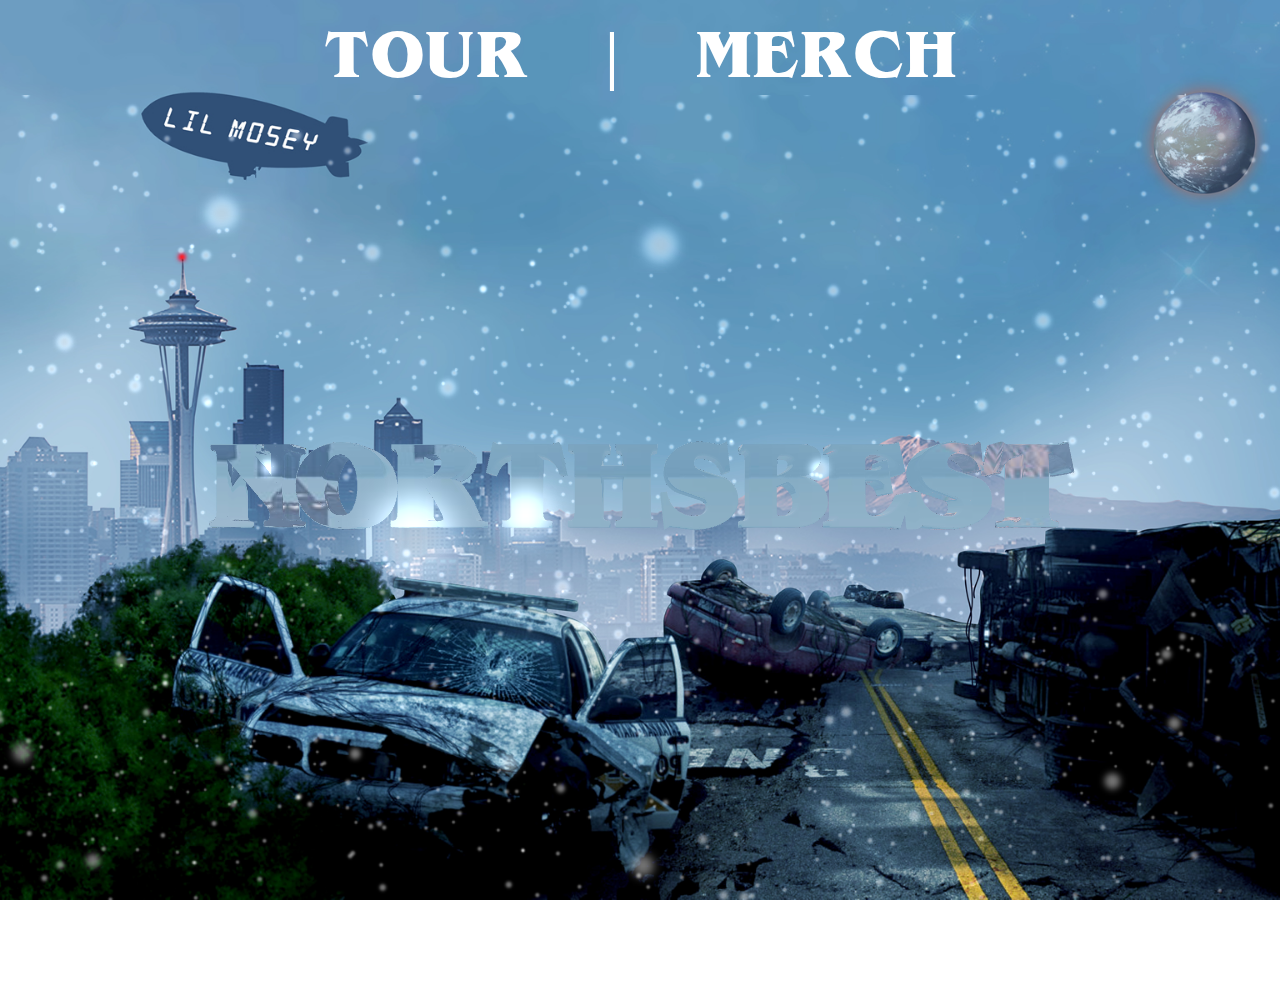
<file: index.html>
<!DOCTYPE html>
<html lang="en">
	<head>
		<title>NORTHSBEST</title>
		<meta charset="utf-8">
		<meta name="viewport" content="width=device-width, user-scalable=no, minimum-scale=1.0, maximum-scale=1.0">
		
		<!-- Site by instagram.com/yungclouty -->
		
		<!-- Global site tag (gtag.js) - Google Analytics -->
        <script async src="https://www.googletagmanager.com/gtag/js?id=UA-127532659-1"></script>
        <script>
          window.dataLayer = window.dataLayer || [];
          function gtag(){dataLayer.push(arguments);}
          gtag('js', new Date());
        
          gtag('config', 'UA-127532659-1');
        </script>
        
        <!-- Facebook Pixel Code -->
        <script>
          !function(f,b,e,v,n,t,s)
          {if(f.fbq)return;n=f.fbq=function(){n.callMethod?
          n.callMethod.apply(n,arguments):n.queue.push(arguments)};
          if(!f._fbq)f._fbq=n;n.push=n;n.loaded=!0;n.version='2.0';
          n.queue=[];t=b.createElement(e);t.async=!0;
          t.src=v;s=b.getElementsByTagName(e)[0];
          s.parentNode.insertBefore(t,s)}(window, document,'script',
          'https://connect.facebook.net/en_US/fbevents.js');
          fbq('init', '718861711805650');
          fbq('track', 'PageView');
        </script>
        <noscript><img height="1" width="1" style="display:none"
          src="https://www.facebook.com/tr?id=718861711805650&ev=PageView&noscript=1"
        /></noscript>
        <!-- End Facebook Pixel Code -->
        <link rel="stylesheet" href="css/style.css">
		<style>
			body {
				background: url(res/bg.jpg) no-repeat center center fixed;
				height: 100%;
				margin: 0;
				padding: 0;
				overflow: hidden;
				background-size: cover;
			}
			a {	color: #ff0080;	text-decoration: none; }
			a:hover { color: #0080ff; }

			canvas { 
				width: 100%;
				height: 100%;
			}

			#webglmessage { margin-top:15em !important }
			@media (max-width: 640px) {
				body {
					background: url(res/mbg2.jpg);
					background-size: cover !important;
				}
				.album {
	                width: 60% !important;
	                margin-left: -30% !important;
	            }
			}
			.clickable {
				display: block;
				position: absolute;
				top: 25vh;
				height: 40vh;
				cursor: pointer;
				width: 100%;
			}
			.album {
                display: block;
                position: absolute;
                left: 50%;
                bottom: 5%;
                margin-left: -10%;
                margin-right: auto;
                width: 20%;
            }
            .album img {
            	width: 100%;
            }
		</style>
	</head>

	<body>

        <!-- Site by instagram.com/yungclouty -->
		<script src="js/three.min.js"></script>

		<script src="js/WebGL.js"></script>
		<script src="js/stats.min.js"></script>
		<script src="js/OBJLoader.js"></script>
		<script src="js/MTLLoader.js"></script>
		<script src="js/opentype.min.js"></script>
		<script src="js/TTFLoader.js"></script>
		<script src="js/DeviceOrientationControls.js"></script>
		
<!-- 		<a href="https://umusic.digital/atfvhw/">
			<div class="album">
			    <img src="img/albumcover.png" alt"Album Cover">
			</div>
		</a> -->
		<div class="top-buttons"><a href="concert-list.html">TOUR</a> | <a href="#">MERCH</a></div>
		<div class="clickable" id="click" onclick="window.open('https://umusic.digital/atfvhw/')"></div>
	</body>
	<script src="js/app.js"></script>
</html>
</file>
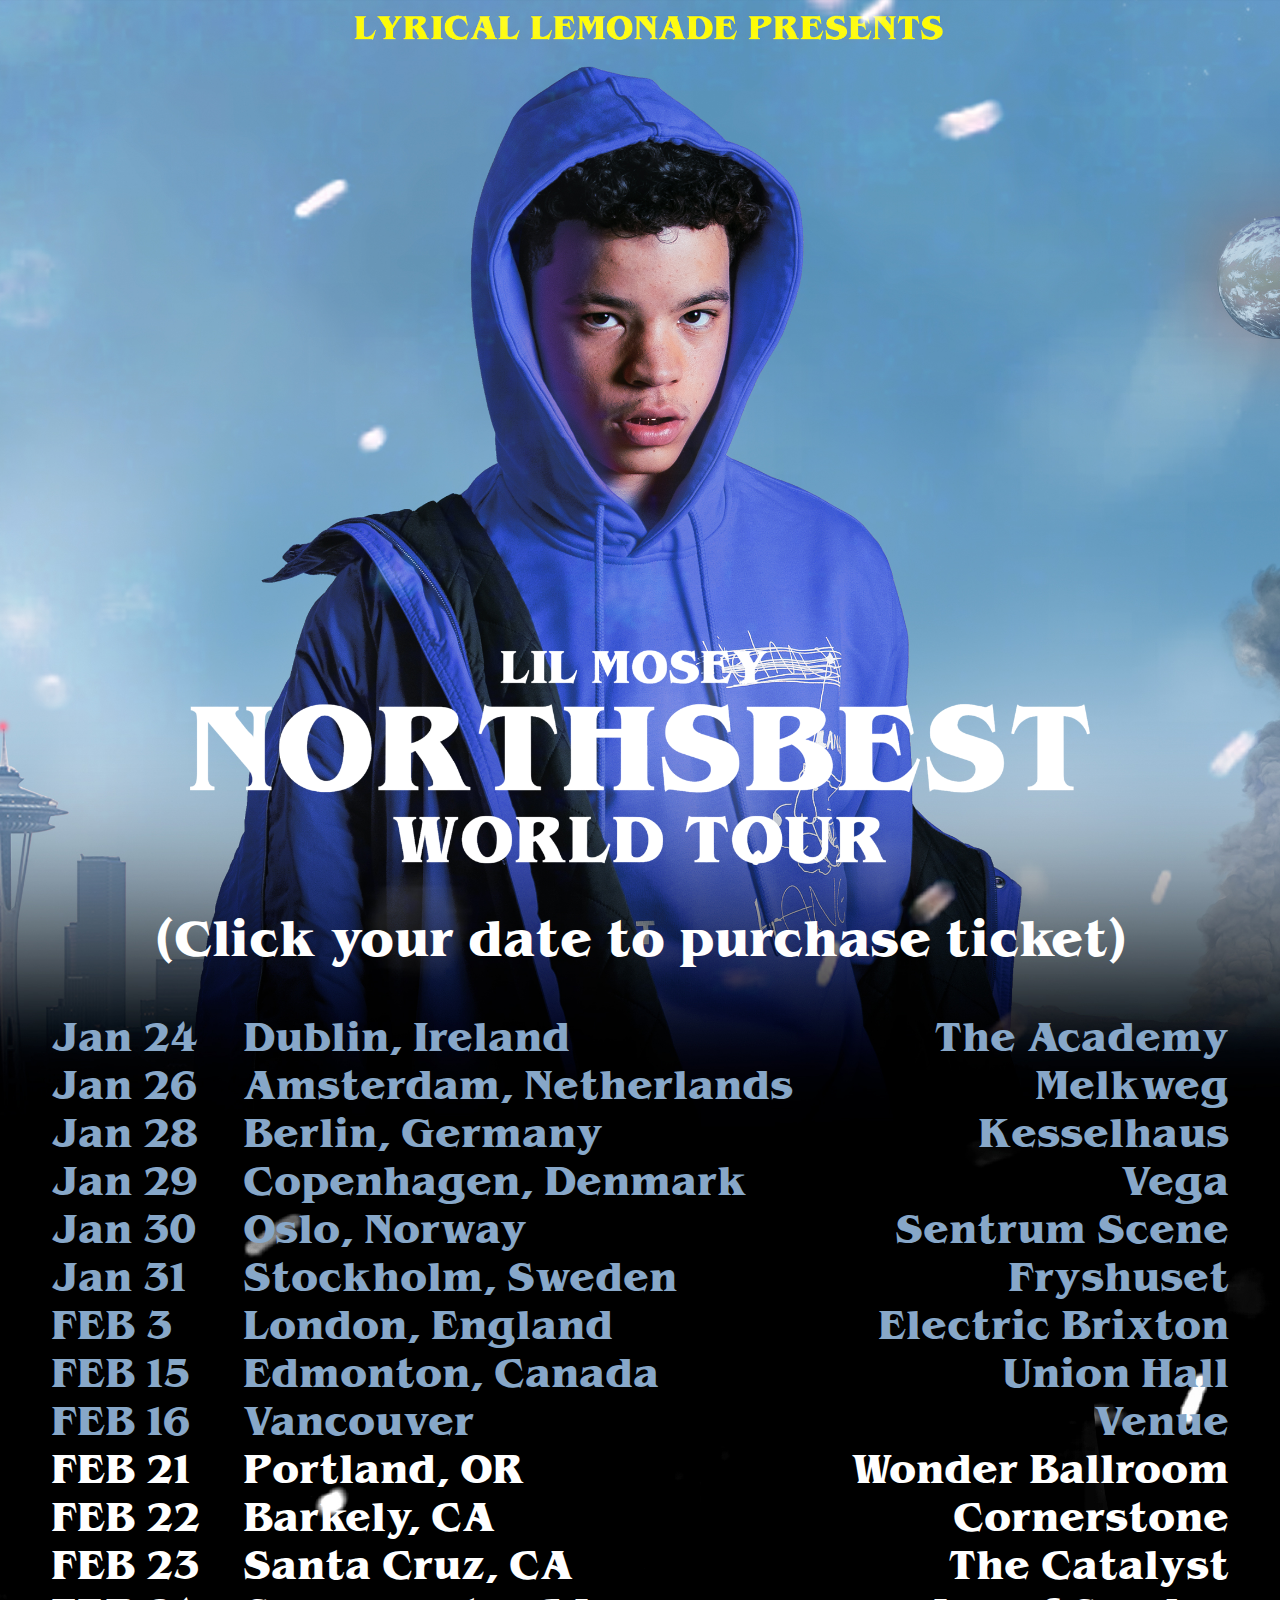
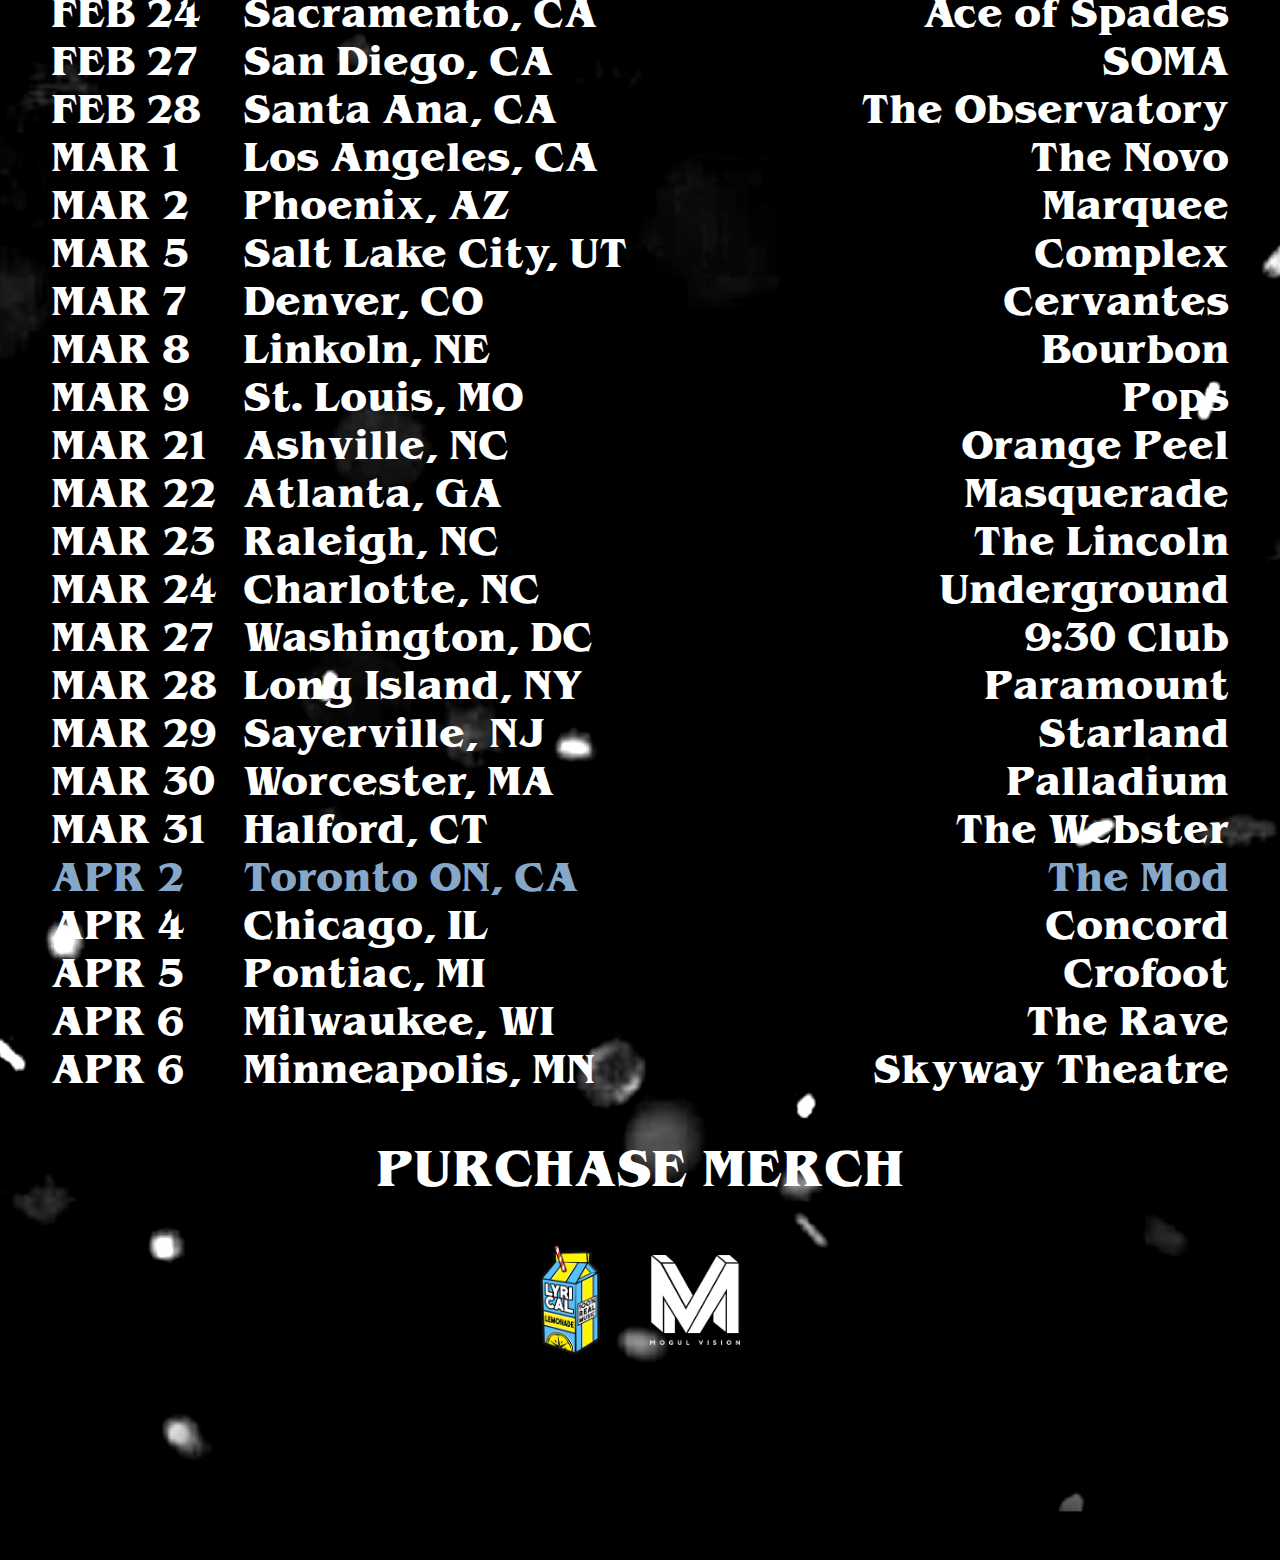
<file: concert-list.html>
<!DOCTYPE html>
<html lang="en">
	<head>
		<title>NORTHSBEST</title>
		<meta charset="utf-8">
		<meta name="viewport" content="width=device-width, user-scalable=no, minimum-scale=1.0, maximum-scale=1.0">
		
		<!-- Site by instagram.com/yungclouty -->
		
		<!-- Global site tag (gtag.js) - Google Analytics -->
        <script async src="https://www.googletagmanager.com/gtag/js?id=UA-127532659-1"></script>
        <script>
          window.dataLayer = window.dataLayer || [];
          function gtag(){dataLayer.push(arguments);}
          gtag('js', new Date());
        
          gtag('config', 'UA-127532659-1');
        </script>
        
        <!-- Facebook Pixel Code -->
        <script>
          !function(f,b,e,v,n,t,s)
          {if(f.fbq)return;n=f.fbq=function(){n.callMethod?
          n.callMethod.apply(n,arguments):n.queue.push(arguments)};
          if(!f._fbq)f._fbq=n;n.push=n;n.loaded=!0;n.version='2.0';
          n.queue=[];t=b.createElement(e);t.async=!0;
          t.src=v;s=b.getElementsByTagName(e)[0];
          s.parentNode.insertBefore(t,s)}(window, document,'script',
          'https://connect.facebook.net/en_US/fbevents.js');
          fbq('init', '718861711805650');
          fbq('track', 'PageView');
        </script>
        <noscript><img height="1" width="1" style="display:none"
          src="https://www.facebook.com/tr?id=718861711805650&ev=PageView&noscript=1"
        /></noscript>
        <!-- End Facebook Pixel Code -->
        <link rel="stylesheet" href="css/style.css">
    </head>

	<body>
        <section class="concert-list" style="background-image: url(img/bg.jpg)">
            <img class="concert-list__header" src="img/header.png" alt="Lil Mosey NORTHSBEST World Tour">
            <p class="concert-list__text">(Click your date to purchase ticket)</p>
            <a href="https://tourmaster.com/" class="concert-list__item blue">
                <span class="concert-list__date">Jan 24</span> 
                <span class="concert-list__country">Dublin, Ireland</span>
                <span class="concert-list__place">The Academy</span>
            </a>
            <a href="https://tourmaster.com/"  class="concert-list__item blue">
                <span class="concert-list__date">Jan 26</span> 
                <span class="concert-list__country">Amsterdam, Netherlands</span>
                <span class="concert-list__place">Melkweg</span>
            </a>
            <a href="https://tourmaster.com/" class="concert-list__item blue">
                <span class="concert-list__date">Jan 28</span> 
                <span class="concert-list__country">Berlin, Germany</span>
                <span class="concert-list__place">Kesselhaus</span>
            </a>
            <a href="https://tourmaster.com/" class="concert-list__item blue">
                <span class="concert-list__date">Jan 29</span> 
                <span class="concert-list__country">Copenhagen, Denmark</span>
                <span class="concert-list__place">Vega</span>
            </a>
            <a href="https://tourmaster.com/" class="concert-list__item blue">
               <span class="concert-list__date">Jan 30</span> 
               <span class="concert-list__country">Oslo, Norway</span>
               <span class="concert-list__place">Sentrum Scene</span>
            </a>
            <a href="https://tourmaster.com/" class="concert-list__item blue">
               <span class="concert-list__date">Jan 31</span> 
               <span class="concert-list__country">Stockholm, Sweden</span>
               <span class="concert-list__place">Fryshuset</span>
            </a>
            <a  href="https://tourmaster.com/"class="concert-list__item blue">
               <span class="concert-list__date">FEB 3</span> 
               <span class="concert-list__country">London, England</span>
               <span class="concert-list__place">Electric Brixton</span>
            </a>
            <a href="https://tourmaster.com/" class="concert-list__item blue">
               <span class="concert-list__date">FEB 15</span> 
               <span class="concert-list__country">Edmonton, Canada</span>
               <span class="concert-list__place">Union Hall</span>
            </a>
            <a href="https://tourmaster.com/" class="concert-list__item blue">
               <span class="concert-list__date">FEB 16</span> 
               <span class="concert-list__country">Vancouver</span>
               <span class="concert-list__place">Venue</span>
            </a>
            <a href="https://tourmaster.com/" class="concert-list__item">
               <span class="concert-list__date">FEB 21</span> 
               <span class="concert-list__country">Portland, OR</span>
               <span class="concert-list__place">Wonder Ballroom</span>
            </a>
            <a href="https://tourmaster.com/" class="concert-list__item">
               <span class="concert-list__date">FEB 22</span> 
               <span class="concert-list__country">Barkely, CA</span>
               <span class="concert-list__place">Cornerstone</span>
            </a>
            <a href="https://tourmaster.com/" class="concert-list__item">
               <span class="concert-list__date">FEB 23</span> 
               <span class="concert-list__country">Santa Cruz, CA</span>
               <span class="concert-list__place">The Catalyst</span>
            </a>
            <a href="https://tourmaster.com/" class="concert-list__item">
               <span class="concert-list__date">FEB 24</span> 
               <span class="concert-list__country">Sacramento, CA</span>
               <span class="concert-list__place">Ace of Spades</span>
            </a>
            <a href="https://tourmaster.com/" class="concert-list__item">
               <span class="concert-list__date">FEB 27</span> 
               <span class="concert-list__country">San Diego, CA</span>
               <span class="concert-list__place">SOMA</span>
            </a>
            <a href="https://tourmaster.com/" class="concert-list__item">
               <span class="concert-list__date">FEB 28</span> 
               <span class="concert-list__country">Santa Ana, CA</span>
               <span class="concert-list__place">The Observatory</span>
            </a>
            <a href="https://tourmaster.com/" class="concert-list__item">
               <span class="concert-list__date">MAR 1</span> 
               <span class="concert-list__country">Los Angeles, CA</span>
               <span class="concert-list__place">The Novo</span>
            </a>
            <a href="https://tourmaster.com/" class="concert-list__item">
               <span class="concert-list__date">MAR 2</span> 
               <span class="concert-list__country">Phoenix, AZ</span>
               <span class="concert-list__place">Marquee</span>
            </a>
            <a href="https://tourmaster.com/" class="concert-list__item">
               <span class="concert-list__date">MAR 5</span> 
               <span class="concert-list__country">Salt Lake City, UT</span>
               <span class="concert-list__place">Complex</span>
            </a>
            <a href="https://tourmaster.com/" class="concert-list__item">
               <span class="concert-list__date">MAR 7</span> 
               <span class="concert-list__country">Denver, CO</span>
               <span class="concert-list__place">Cervantes</span>
            </a>
            <a href="https://tourmaster.com/" class="concert-list__item">
               <span class="concert-list__date">MAR 8</span> 
               <span class="concert-list__country">Linkoln, NE</span>
               <span class="concert-list__place">Bourbon</span>
            </a>
            <a href="https://tourmaster.com/" class="concert-list__item">
               <span class="concert-list__date">MAR 9</span> 
               <span class="concert-list__country">St. Louis, MO</span>
               <span class="concert-list__place">Pops</span>
            </a>
            <a href="https://tourmaster.com/" class="concert-list__item">
               <span class="concert-list__date">MAR 21</span> 
               <span class="concert-list__country">Ashville, NC</span>
               <span class="concert-list__place">Orange Peel</span>
            </a>
            <a href="https://tourmaster.com/" class="concert-list__item">
               <span class="concert-list__date">MAR 22</span> 
               <span class="concert-list__country">Atlanta, GA</span>
               <span class="concert-list__place">Masquerade</span>
            </a>
            <a href="https://tourmaster.com/" class="concert-list__item">
               <span class="concert-list__date">MAR 23</span> 
               <span class="concert-list__country">Raleigh, NC</span>
               <span class="concert-list__place">The Lincoln</span>
            </a>
            <a href="https://tourmaster.com/" class="concert-list__item">
               <span class="concert-list__date">MAR 24</span> 
               <span class="concert-list__country">Charlotte, NC</span>
               <span class="concert-list__place">Underground</span>
            </a>
            <a href="https://tourmaster.com/" class="concert-list__item">
               <span class="concert-list__date">MAR 27</span> 
               <span class="concert-list__country">Washington, DC</span>
               <span class="concert-list__place">9:30 Club</span>
            </a>
            <a href="https://tourmaster.com/" class="concert-list__item">
               <span class="concert-list__date">MAR 28</span> 
               <span class="concert-list__country">Long Island, NY</span>
               <span class="concert-list__place">Paramount</span>
            </a>
            <a href="https://tourmaster.com/" class="concert-list__item">
               <span class="concert-list__date">MAR 29</span> 
               <span class="concert-list__country">Sayerville, NJ</span>
               <span class="concert-list__place">Starland</span>
            </a>
            <a href="https://tourmaster.com/" class="concert-list__item">
               <span class="concert-list__date">MAR 30</span> 
               <span class="concert-list__country">Worcester, MA</span>
               <span class="concert-list__place">Palladium</span>
            </a>
            <a href="https://tourmaster.com/" class="concert-list__item">
               <span class="concert-list__date">MAR 31</span> 
               <span class="concert-list__country">Halford, CT</span>
               <span class="concert-list__place">The Webster</span>
            </a>
            <a href="https://tourmaster.com/" class="concert-list__item blue">
               <span class="concert-list__date">APR 2</span> 
               <span class="concert-list__country">Toronto ON, CA</span>
               <span class="concert-list__place">The Mod</span>
            </a>
            <a href="https://tourmaster.com/" class="concert-list__item">
               <span class="concert-list__date">APR 4</span> 
               <span class="concert-list__country">Chicago, IL</span>
               <span class="concert-list__place">Concord</span>
            </a>
            <a href="https://tourmaster.com/" class="concert-list__item">
               <span class="concert-list__date">APR 5</span> 
               <span class="concert-list__country">Pontiac, MI</span>
               <span class="concert-list__place">Crofoot</span>
            </a>
            <a href="https://tourmaster.com/" class="concert-list__item">
               <span class="concert-list__date">APR 6</span> 
               <span class="concert-list__country">Milwaukee, WI</span>
               <span class="concert-list__place">The Rave</span>
            </a>
            <a href="https://tourmaster.com/"class="concert-list__item">
               <span class="concert-list__date">APR 6</span> 
               <span class="concert-list__country">Minneapolis, MN</span>
               <span class="concert-list__place">Skyway Theatre</span>
            </a>
            <a class="concert-list__purchase" href="https://tourmaster.com/">purchase merch</a>
            <div class="logo-block">
               <a href=""><img class="logo-block__limonade" src="img/lemonad-logo.png" alt=""></a> 
                <a href=""><img class="logo-block__m" src="img/m-logo.png" alt=""></a> 
            </div>
        </section>
        <div class="modal-window">
            <div class="modal-content">
                <div class="modal-window__close-btn"> X </div>
                <div class="modal-window__header">
                    Mosay Gang
                </div>
                <div class="modal-window__desc">
                    JOIN MAILING FOR LIL MOSEY UPDATES <br>
                    AND EXCLUSIVE CONTENT.
                </div>
                <form class="input-block">
                    <input type="text" class="modal__input">
                    <button type="submit" class="modal__btn"> JOIN </button>
                </form>
            </div>
        </div>
     <!-- Site by instagram.com/yungclouty -->
		<script src="js/three.min.js"></script>
        <script src="js/WebGL.js"></script>

        <script src="js/stats.min.js"></script>
		<script src="js/OBJLoader.js"></script>
		<script src="js/MTLLoader.js"></script>
		<script src="js/opentype.min.js"></script>
		<script src="js/DeviceOrientationControls.js"></script>
        <script src="js/app.js"></script>
	</body>
</html>
</file>
<file: css/style.css>
@font-face {
    font-family: Benguiat;
    font-weight: bold;
    font-style: normal;
    src: url(../fonts/Benguiat-Bold.eot);
    src: url(../fonts/Benguiat-Bold.eot?#iefix) format("embedded-opentype"), url(../fonts/Benguiat-Bold.woff) format("woff"), url(../fonts/Benguiat-Bold.ttf) format("truetype");
}
body, button, input {
    margin: 0;
    padding: 0;
}
.top-buttons {
    text-align: center;
    font-size: 60px;
    margin-top: 15px;
    font-family: Benguiat;
    color:  white;
}
.concert-list__purchase,
.top-buttons a{
    color:  white;
    text-align: center;
    text-decoration: none;
    position: relative;
}
.concert-list__purchase::after,
.top-buttons a::after{
    content: "";
    width: 0;
    position: absolute;
    height: 2px;
    left: 50%;
    display: block;
    bottom: 0;
    background-color: white;
    transition: all .3s ease-out;
}
.top-buttons a:hover {
    color: white;
}
.concert-list__purchase:hover::after,
.top-buttons a:hover::after{
    width: 100%;
    left: 0;
}
.top-buttons a:first-of-type{
    margin-right: 60px;
}
.top-buttons a:last-of-type{
    margin-left: 60px;
}
.concert-list {
    padding-top: 650px;
    background-repeat: no-repeat;
    background-size: cover;
    background-position: center top;
    font-family: Benguiat;
    padding-bottom: 200px;
}
.concert-list__header {
    max-width: 900px;
    width: 100%;
    display: block;
    margin: 0 auto;
}
.concert-list__text {
    font-size: 45px;
    text-align: center;
    color: white;
}
.concert-list__item {
    display: flex;
    justify-content: center;
    font-size: 36px;
    text-align: left;
    color: white;
    position: relative;
    text-decoration: none;
    max-width: 100%;
    margin: 0 auto;
}
.concert-list__item.blue {
    color: #87a7c8;
}
.concert-list__item .concert-list__date {
    width: 15%;
    display: block;
}
.concert-list__item .concert-list__country {
    width: 45%;
    display: block;
    text-align: left;
}
.concert-list__item .concert-list__place {
    width: 32%;
    display: block;
    text-align: right
}
.concert-list__purchase {
    display: block;
    text-align: center;
    position: relative;
    text-decoration: none;
    color: white;
    width: 45%;
    font-size: 46px;
    margin: 45px auto;
    text-transform: uppercase;
}
.logo-block {
    text-align: center;
    display: flex;
    justify-content: center;
    align-items: center;
}
.logo-block img.logo-block__limonade {
    max-width: 60px;
    width: 100%;
    margin-right: 50px;
}
.logo-block img.logo-block__m {
    max-width: 90px;
    width: 100%;
}

.modal-window {
    position: fixed;
    top: 50%;
    left: 50%;
    transform: translate(-50%,-50%);
    background-color: rgba(240, 243, 245, 0.98);
    color: #6489b2;
    font-size: 30px;
    width: 65%;
    font-family: Benguiat;
    text-align: center;
    height: 420px;
    display: none;
}
.modal-content {
    height: 100%;
    position: relative;
    top: 0;
}
.modal-window__close-btn {
    position: absolute;
    right: 10px;
    top:  10px;
    height: 35px;
    width: 35px;
    display: flex;
    justify-content: center;
    align-items: center;
    background-color: #41474d;
    color: white;
    font-family: Arial;
    font-size: 24px;
    cursor: pointer;
}
.modal-window__header {
    font-size: 65px;
    text-transform: uppercase;
    margin-bottom: 40px;
    padding-top: 50px;
}
.input-block {
    width: 80%;
    margin: 30px auto;
    display: flex;
    justify-content: center;
}
.modal__input {
    width: 70%;
    height: 100%;
    border: 4px solid #6589b3;
    padding: 10px 20px;
    font-size: 18px;
    margin: 0;
}
.modal__btn {
    background-color: #6589b3;
    color: white;
    border: 2px solid #6589b3;
    padding: 0px 5px;
    font-family: Benguiat;
    font-size: 33px;
    cursor: pointer;
    margin: 0;
}
@media screen and (min-width: 1920px){ 
    .concert-list__item {
        max-width: 70%;
    }
}
@media screen and (max-width: 1024px){ 
    .concert-list__item {
        font-size: 28px;
    }
    .concert-list__purchase {
       font-size: 34px;
    }
    .modal-window {
        width: 80%;
        font-size: 26px;
        height: 350px;
        display: block;
    }
    .modal-window__header {
        font-size: 42px
    }
}
@media screen and (max-width: 768px){ 
    .concert-list__item {
        font-size: 20px;
    }
    .concert-list__purchase {
       font-size: 28px;
    }
    .concert-list__text {
        font-size: 28px;
    }
    .concert-list__header{
        max-width: 80%;
    }
    .modal-window {
        width: 90%;
        font-size: 20px;
        height: 300px;
    }
    .modal-window__header {
        font-size: 38px
    }
}
@media screen and (max-width: 450px){ 
    .concert-list__item {
        font-size: 12px;
    }
    .concert-list__purchase {
       font-size: 16px;
    }
    .concert-list__text {
        font-size: 16px;
    }
    .concert-list__header{
        max-width: 80%;
    }
    .modal-window {
        width: 90%;
        font-size: 14px;
        height: 300px;
    }
    .modal-window__header {
        font-size: 32px
    }
    
}
</file>
